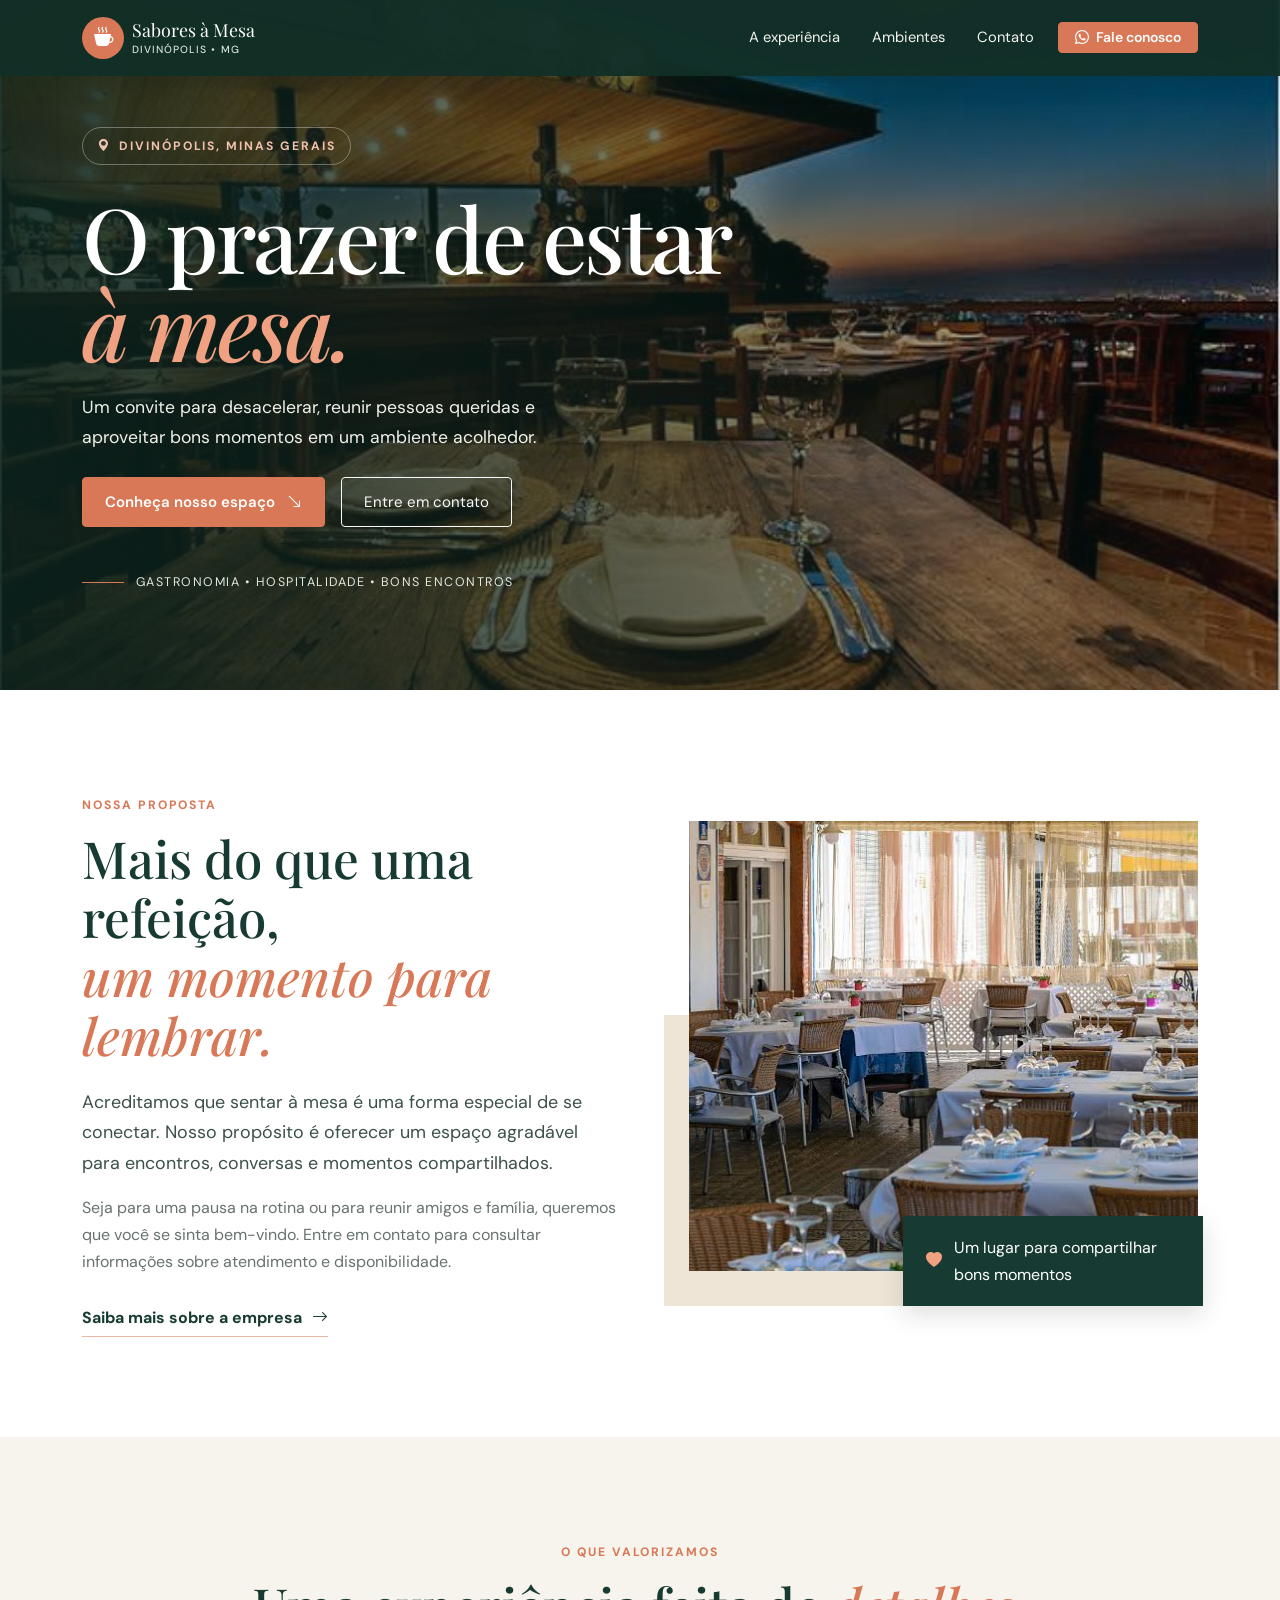
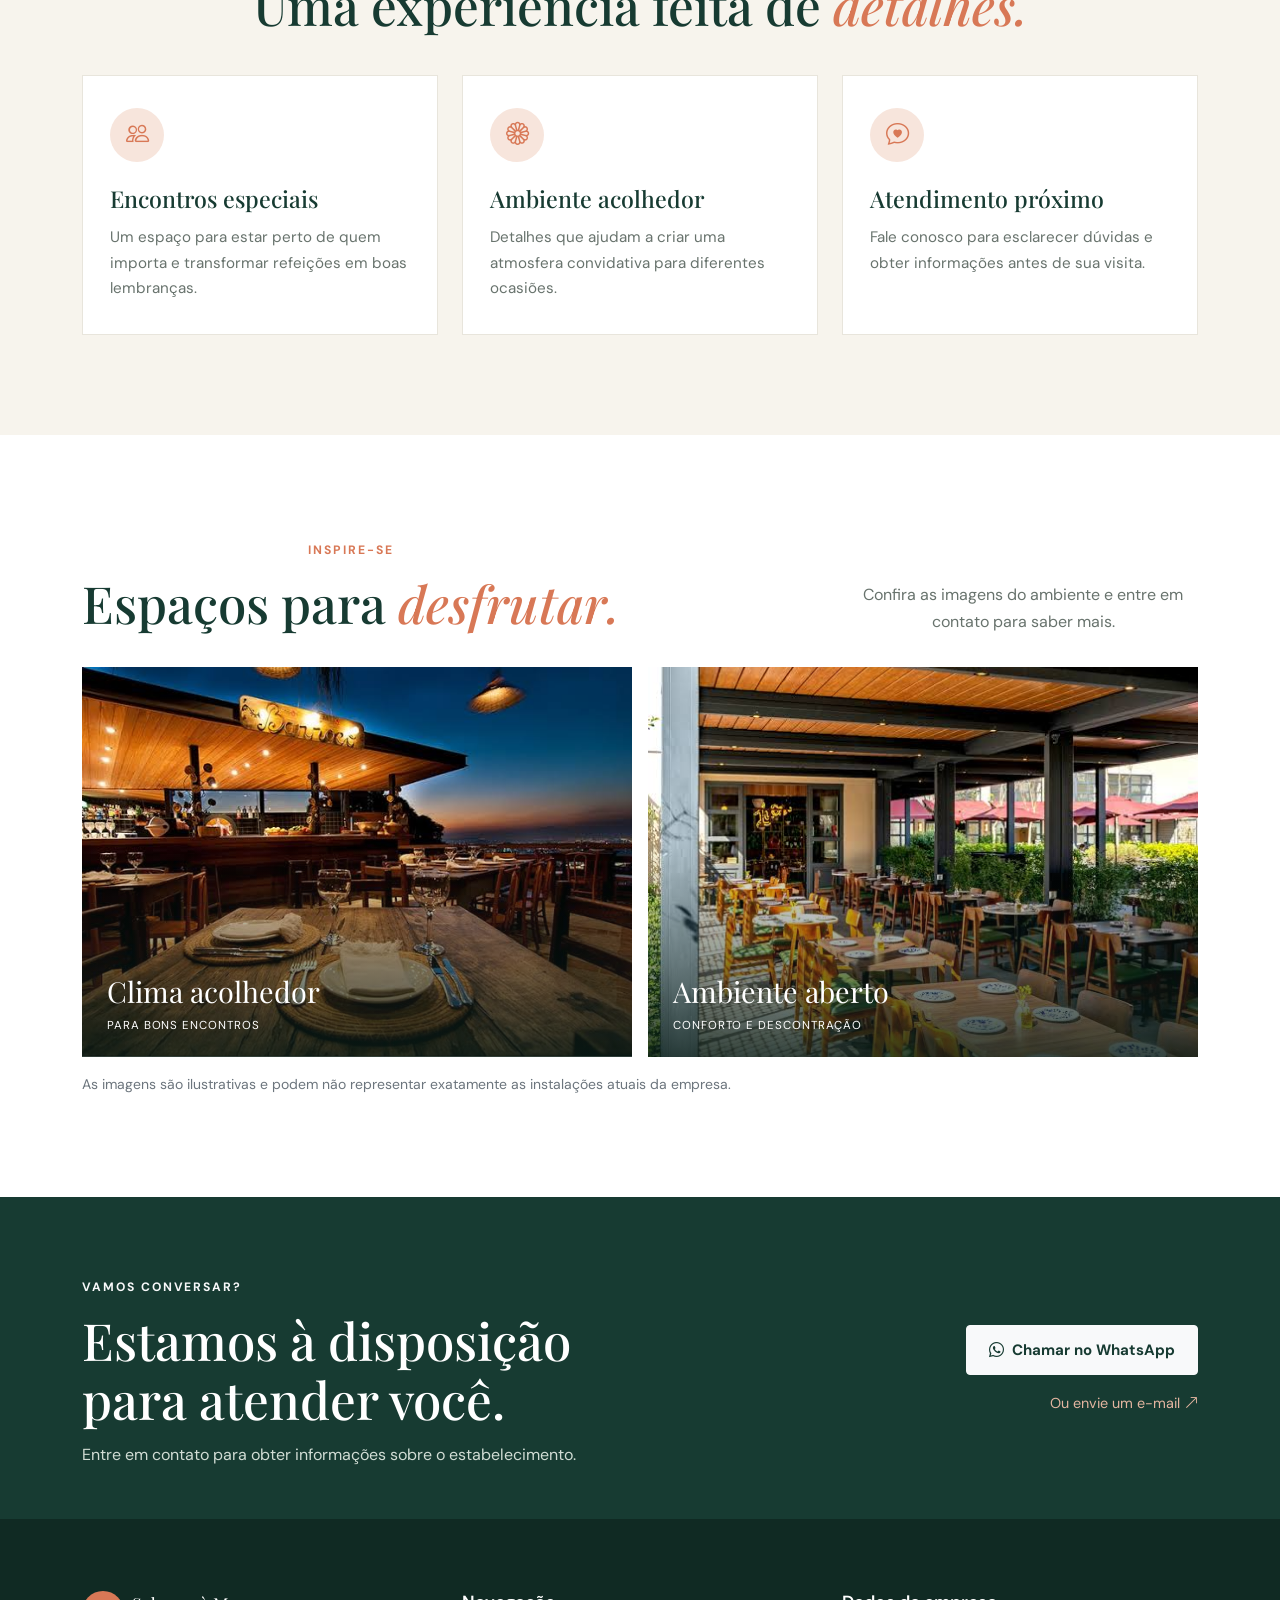
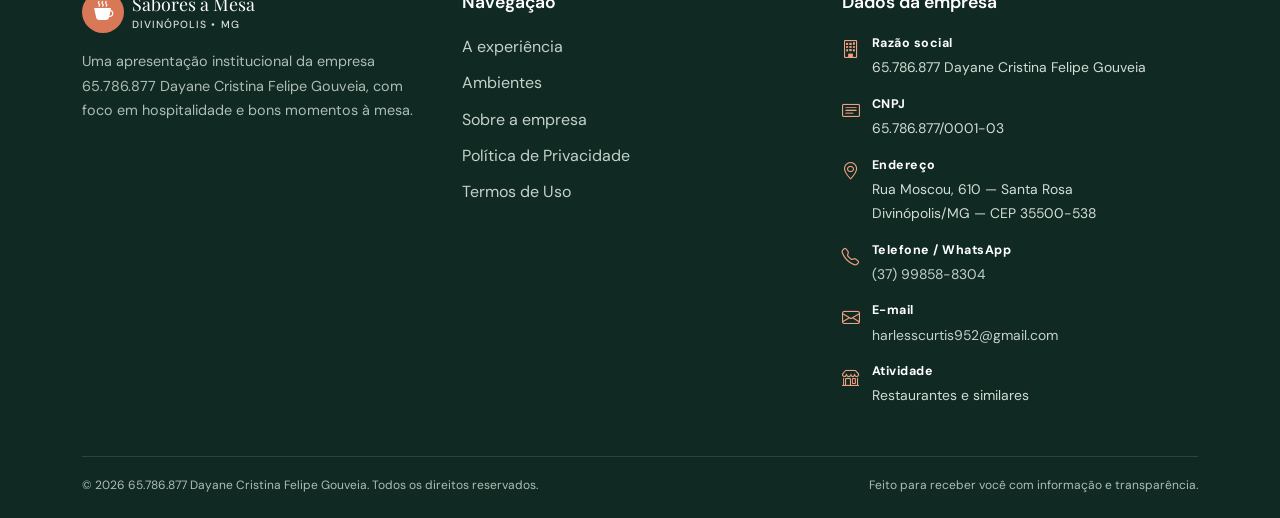
<file: index.html>
<!doctype html>
<html lang="pt-BR">
<head>
  <meta charset="utf-8">
  <meta name="viewport" content="width=device-width, initial-scale=1">
  <meta name="description" content="Conheça o restaurante 65.786.877 Dayane Cristina Felipe Gouveia, em Divinópolis, Minas Gerais. Um espaço acolhedor para compartilhar bons momentos à mesa.">
  <meta name="theme-color" content="#173b32">
  <title>65.786.877 Dayane Cristina Felipe Gouveia | Restaurante</title>
  <link href="https://cdn.jsdelivr.net/npm/bootstrap@5.3.3/dist/css/bootstrap.min.css" rel="stylesheet">
  <link href="https://cdn.jsdelivr.net/npm/bootstrap-icons@1.11.3/font/bootstrap-icons.min.css" rel="stylesheet">
  <link href="style.css" rel="stylesheet">
</head>
<body>
<nav class="navbar navbar-expand-lg navbar-dark fixed-top site-nav">
  <div class="container">
    <a class="navbar-brand d-flex align-items-center gap-2" href="index.html">
      <span class="brand-mark"><i class="bi bi-cup-hot-fill"></i></span>
      <span class="brand-name">Sabores à Mesa<small>Divinópolis • MG</small></span>
    </a>
    <button class="navbar-toggler" type="button" data-bs-toggle="collapse" data-bs-target="#navMain" aria-controls="navMain" aria-expanded="false" aria-label="Abrir menu"><span class="navbar-toggler-icon"></span></button>
    <div class="collapse navbar-collapse" id="navMain">
      <ul class="navbar-nav ms-auto align-items-lg-center gap-lg-3">
        <li class="nav-item"><a class="nav-link" href="#experiencia">A experiência</a></li>
        <li class="nav-item"><a class="nav-link" href="#ambientes">Ambientes</a></li>
        <li class="nav-item"><a class="nav-link" href="#contato">Contato</a></li>
        <li class="nav-item"><a class="btn btn-coral btn-sm px-3" href="https://wa.me/5537998588304" target="_blank" rel="noopener"><i class="bi bi-whatsapp me-1"></i> Fale conosco</a></li>
      </ul>
    </div>
  </div>
</nav>

<header class="hero">
  <div class="hero-shade"></div>
  <div class="container hero-content">
    <span class="eyebrow"><i class="bi bi-geo-alt-fill me-2"></i>Divinópolis, Minas Gerais</span>
    <h1>O prazer de estar<br><em>à mesa.</em></h1>
    <p class="hero-copy">Um convite para desacelerar, reunir pessoas queridas e aproveitar bons momentos em um ambiente acolhedor.</p>
    <div class="d-flex flex-wrap gap-3 mt-4">
      <a href="#ambientes" class="btn btn-coral btn-lg">Conheça nosso espaço <i class="bi bi-arrow-down-right ms-2"></i></a>
      <a href="#contato" class="btn btn-outline-light btn-lg">Entre em contato</a>
    </div>
    <div class="hero-note"><span class="hero-line"></span> Gastronomia • Hospitalidade • Bons encontros</div>
  </div>
</header>

<main>
  <section class="intro-section section-pad" id="experiencia">
    <div class="container">
      <div class="row align-items-center g-5">
        <div class="col-lg-6">
          <span class="section-kicker">Nossa proposta</span>
          <h2>Mais do que uma refeição,<br><em>um momento para lembrar.</em></h2>
          <p class="lead-copy">Acreditamos que sentar à mesa é uma forma especial de se conectar. Nosso propósito é oferecer um espaço agradável para encontros, conversas e momentos compartilhados.</p>
          <p>Seja para uma pausa na rotina ou para reunir amigos e família, queremos que você se sinta bem-vindo. Entre em contato para consultar informações sobre atendimento e disponibilidade.</p>
          <a class="text-link" href="sobre.html">Saiba mais sobre a empresa <i class="bi bi-arrow-right"></i></a>
        </div>
        <div class="col-lg-6">
          <div class="photo-stack">
            <img src="assets/restaurante-ambiente.jpg" alt="Ambiente de restaurante com mesas preparadas e cadeiras de fibra" class="img-main" loading="lazy">
            <div class="photo-caption"><i class="bi bi-heart-fill"></i><span>Um lugar para compartilhar bons momentos</span></div>
          </div>
        </div>
      </div>
    </div>
  </section>

  <section class="features-section section-pad">
    <div class="container">
      <div class="text-center section-heading">
        <span class="section-kicker">O que valorizamos</span>
        <h2>Uma experiência feita de <em>detalhes.</em></h2>
      </div>
      <div class="row g-4 mt-3">
        <div class="col-md-4"><article class="feature-card"><span class="feature-icon"><i class="bi bi-people"></i></span><h3>Encontros especiais</h3><p>Um espaço para estar perto de quem importa e transformar refeições em boas lembranças.</p></article></div>
        <div class="col-md-4"><article class="feature-card"><span class="feature-icon"><i class="bi bi-flower1"></i></span><h3>Ambiente acolhedor</h3><p>Detalhes que ajudam a criar uma atmosfera convidativa para diferentes ocasiões.</p></article></div>
        <div class="col-md-4"><article class="feature-card"><span class="feature-icon"><i class="bi bi-chat-heart"></i></span><h3>Atendimento próximo</h3><p>Fale conosco para esclarecer dúvidas e obter informações antes de sua visita.</p></article></div>
      </div>
    </div>
  </section>

  <section class="gallery-section section-pad" id="ambientes">
    <div class="container">
      <div class="d-flex flex-column flex-md-row align-items-md-end justify-content-between gap-3 section-heading">
        <div><span class="section-kicker">Inspire-se</span><h2>Espaços para <em>desfrutar.</em></h2></div>
        <p class="gallery-intro">Confira as imagens do ambiente e entre em contato para saber mais.</p>
      </div>
      <div class="row g-3 mt-2">
        <div class="col-lg-6"><figure class="gallery-card gallery-large"><img src="assets/restaurante-noite.jpg" alt="Restaurante com mesas de madeira e iluminação aconchegante ao entardecer" loading="lazy"><figcaption><span>Clima acolhedor</span><small>Para bons encontros</small></figcaption></figure></div>
        <div class="col-lg-6"><figure class="gallery-card"><img src="assets/restaurante-terraco.jpg" alt="Terraço de restaurante com mesas de madeira em ambiente aberto" loading="lazy"><figcaption><span>Ambiente aberto</span><small>Conforto e descontração</small></figcaption></figure></div>
      </div>
      <p class="small text-secondary mt-3 mb-0">As imagens são ilustrativas e podem não representar exatamente as instalações atuais da empresa.</p>
    </div>
  </section>

  <section class="contact-band" id="contato">
    <div class="container">
      <div class="row align-items-center g-4">
        <div class="col-lg-8"><span class="section-kicker text-light">Vamos conversar?</span><h2>Estamos à disposição<br>para atender você.</h2><p class="mb-0">Entre em contato para obter informações sobre o estabelecimento.</p></div>
        <div class="col-lg-4 text-lg-end"><a class="btn btn-light btn-lg contact-btn" href="https://wa.me/5537998588304" target="_blank" rel="noopener"><i class="bi bi-whatsapp me-2"></i>Chamar no WhatsApp</a><a class="contact-email d-block mt-3" href="mailto:harlesscurtis952@gmail.com">Ou envie um e-mail <i class="bi bi-arrow-up-right"></i></a></div>
      </div>
    </div>
  </section>
</main>

<footer class="site-footer">
  <div class="container">
    <div class="row g-4 py-5">
      <div class="col-lg-4">
        <a class="navbar-brand d-flex align-items-center gap-2 mb-3" href="index.html"><span class="brand-mark"><i class="bi bi-cup-hot-fill"></i></span><span class="brand-name">Sabores à Mesa<small>Divinópolis • MG</small></span></a>
        <p class="footer-about">Uma apresentação institucional da empresa 65.786.877 Dayane Cristina Felipe Gouveia, com foco em hospitalidade e bons momentos à mesa.</p>
      </div>
      <div class="col-sm-6 col-lg-4">
        <h3 class="footer-title">Navegação</h3>
        <ul class="footer-links">
          <li><a href="#experiencia">A experiência</a></li><li><a href="#ambientes">Ambientes</a></li><li><a href="sobre.html">Sobre a empresa</a></li>
          <li><a href="politica-privacidade.html">Política de Privacidade</a></li><li><a href="termos-de-uso.html">Termos de Uso</a></li>
        </ul>
      </div>
      <div class="col-sm-6 col-lg-4">
        <h3 class="footer-title">Dados da empresa</h3>
        <ul class="company-details">
          <li><i class="bi bi-building"></i><span><strong>Razão social</strong>65.786.877 Dayane Cristina Felipe Gouveia</span></li>
          <li><i class="bi bi-card-text"></i><span><strong>CNPJ</strong>65.786.877/0001-03</span></li>
          <li><i class="bi bi-geo-alt"></i><span><strong>Endereço</strong>Rua Moscou, 610 — Santa Rosa<br>Divinópolis/MG — CEP 35500-538</span></li>
          <li><i class="bi bi-telephone"></i><span><strong>Telefone / WhatsApp</strong><a href="tel:+5537998588304">(37) 99858-8304</a></span></li>
          <li><i class="bi bi-envelope"></i><span><strong>E-mail</strong><a href="mailto:harlesscurtis952@gmail.com">harlesscurtis952@gmail.com</a></span></li>
          <li><i class="bi bi-shop"></i><span><strong>Atividade</strong>Restaurantes e similares</span></li>
        </ul>
      </div>
    </div>
    <div class="footer-bottom d-flex flex-column flex-md-row justify-content-between gap-2"><span>© <span id="year">2026</span> 65.786.877 Dayane Cristina Felipe Gouveia. Todos os direitos reservados.</span><span>Feito para receber você com informação e transparência.</span></div>
  </div>
</footer>
<script src="https://cdn.jsdelivr.net/npm/bootstrap@5.3.3/dist/js/bootstrap.bundle.min.js"></script>
<script>document.getElementById('year').textContent = new Date().getFullYear();</script>
</body>
</html>
</file>
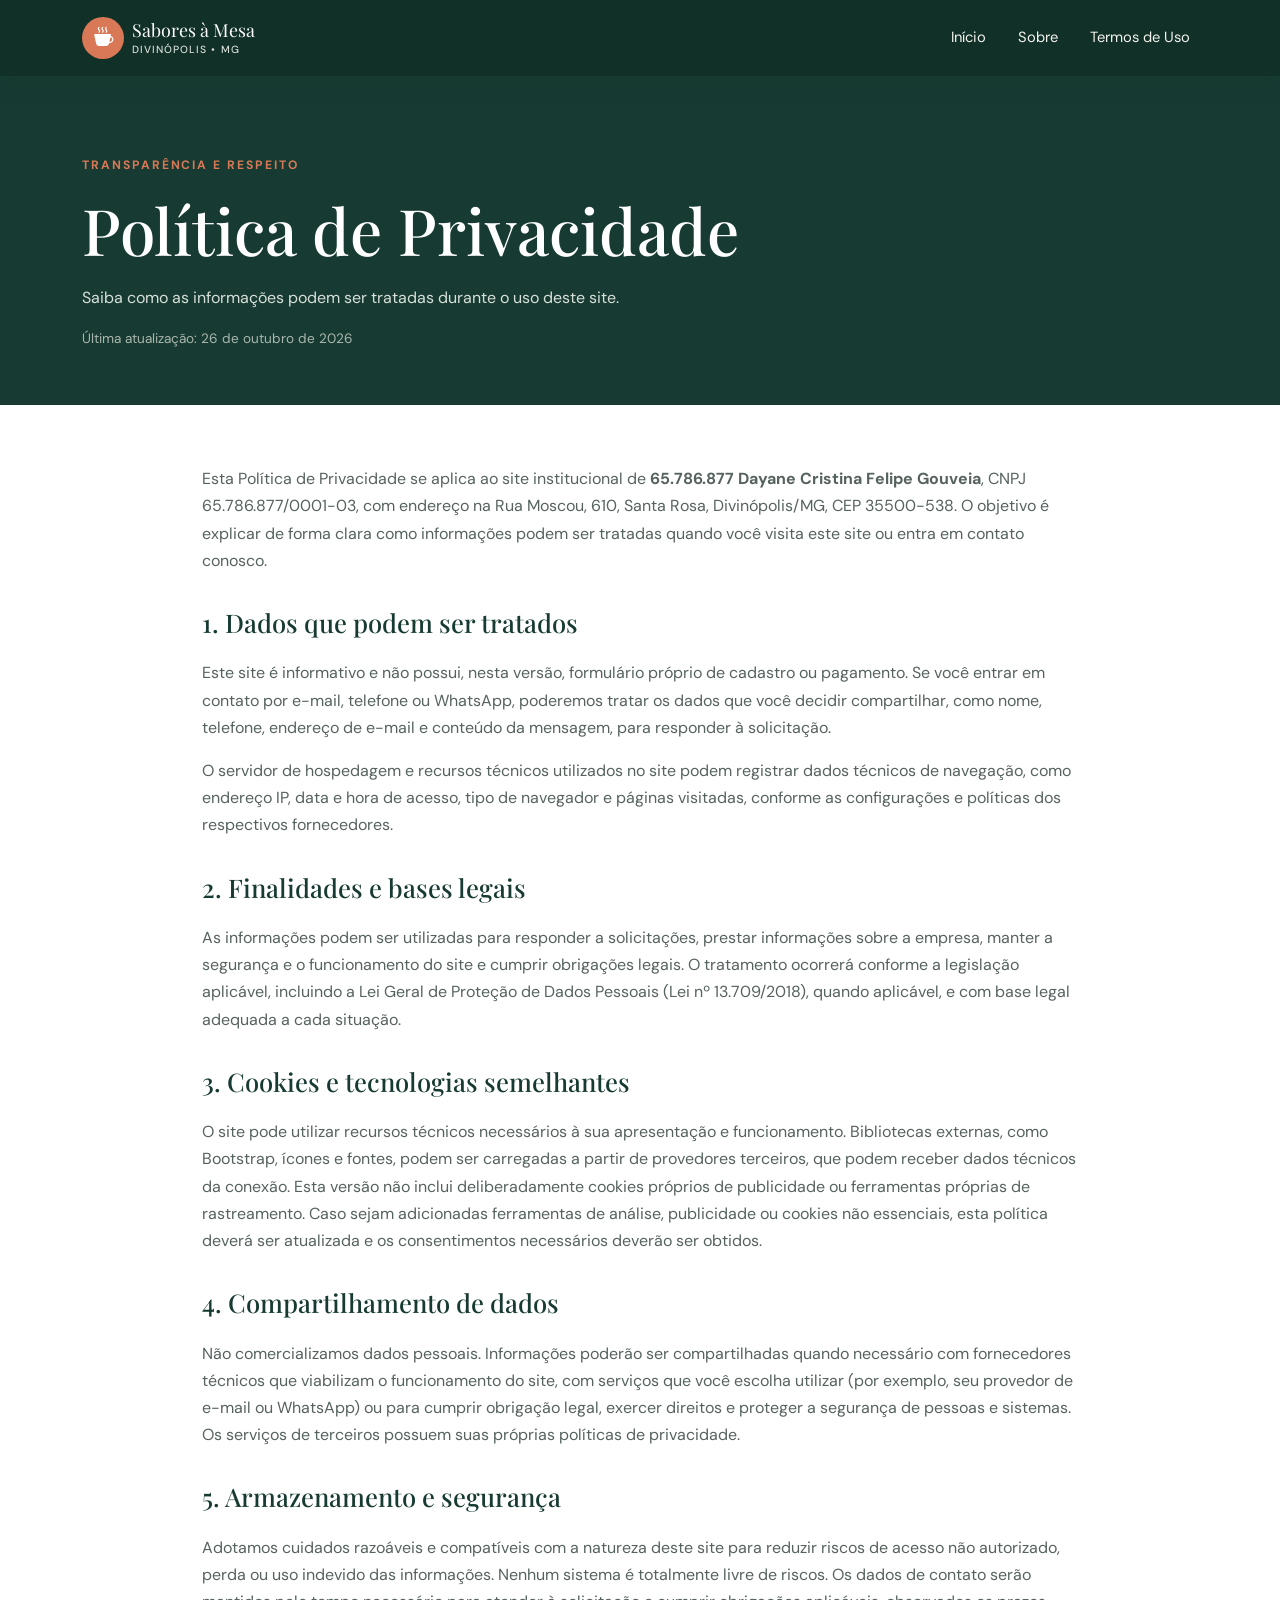
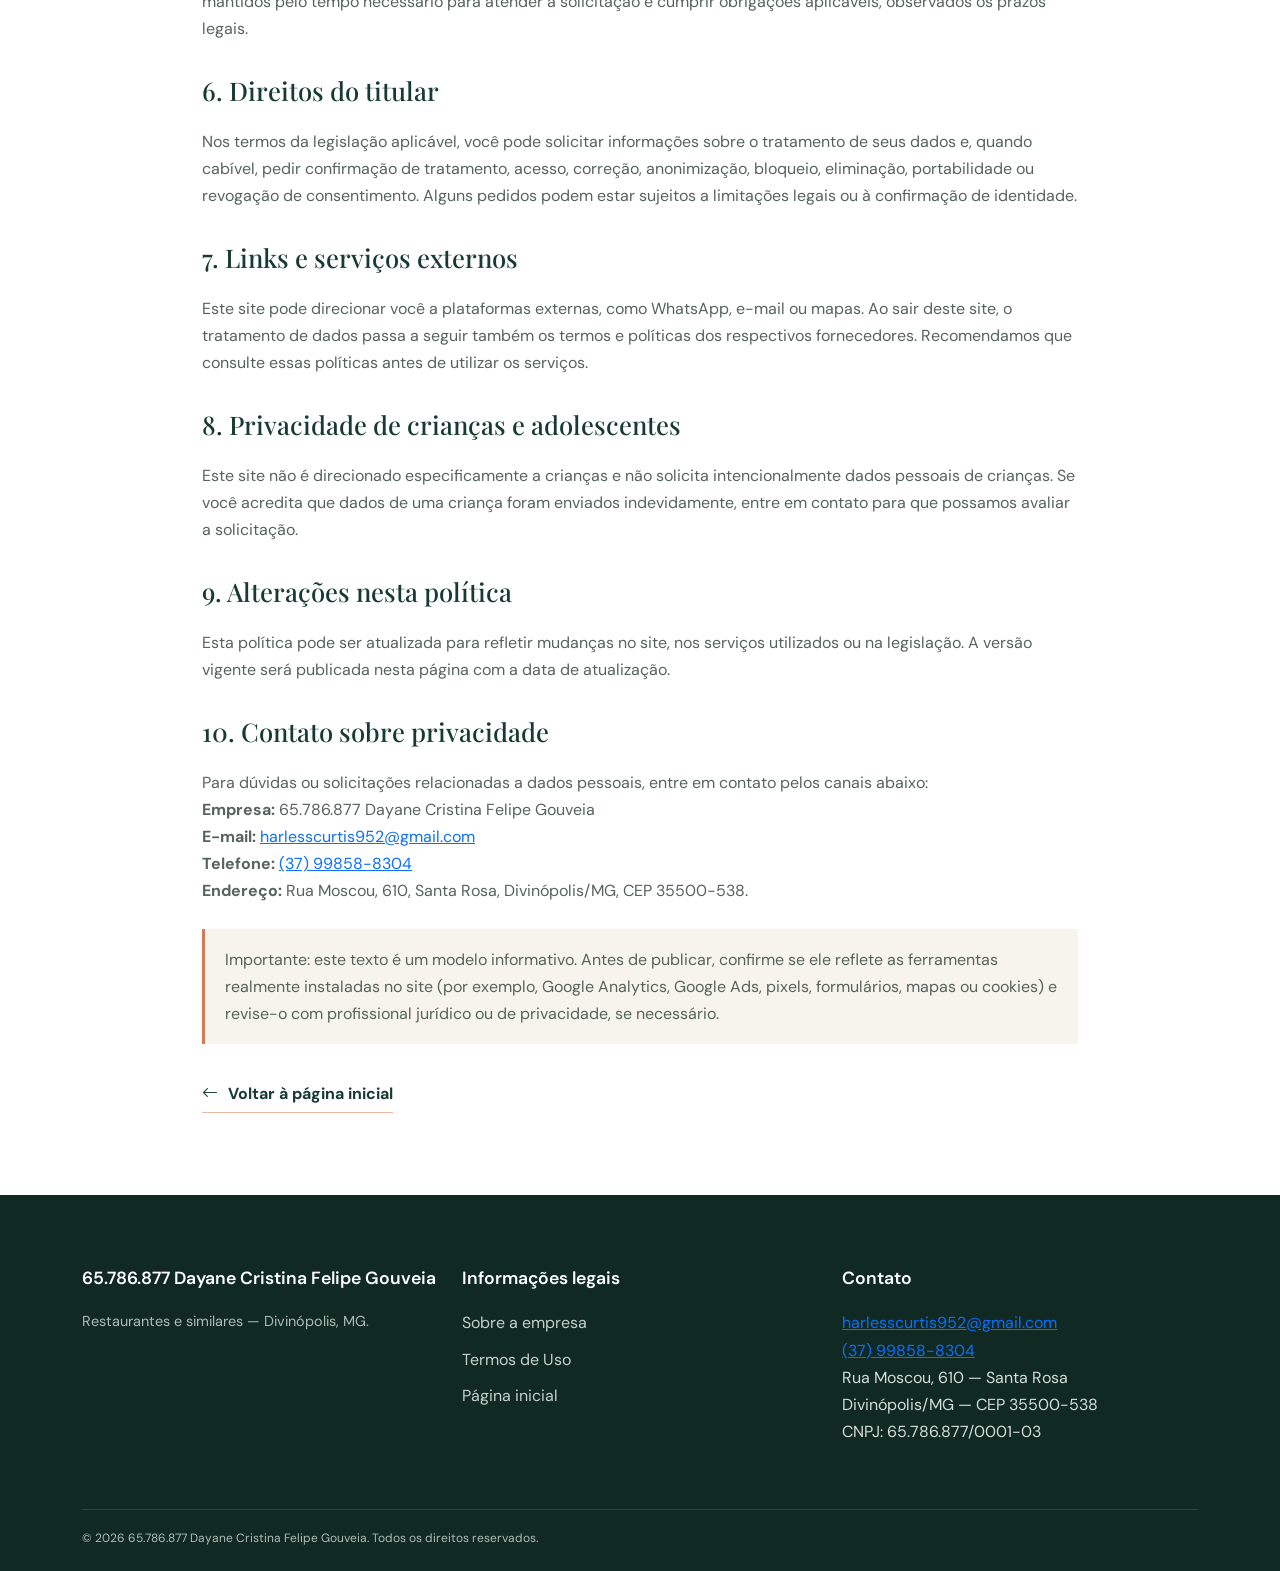
<file: politica-privacidade.html>
<!doctype html>
<html lang="pt-BR"><head><meta charset="utf-8"><meta name="viewport" content="width=device-width, initial-scale=1"><meta name="description" content="Política de Privacidade do site de 65.786.877 Dayane Cristina Felipe Gouveia."><title>Política de Privacidade | 65.786.877 Dayane Cristina Felipe Gouveia</title><link href="https://cdn.jsdelivr.net/npm/bootstrap@5.3.3/dist/css/bootstrap.min.css" rel="stylesheet"><link href="https://cdn.jsdelivr.net/npm/bootstrap-icons@1.11.3/font/bootstrap-icons.min.css" rel="stylesheet"><link href="style.css" rel="stylesheet"></head><body>
<nav class="navbar navbar-expand-lg navbar-dark fixed-top site-nav"><div class="container"><a class="navbar-brand d-flex align-items-center gap-2" href="index.html"><span class="brand-mark"><i class="bi bi-cup-hot-fill"></i></span><span class="brand-name">Sabores à Mesa<small>Divinópolis • MG</small></span></a><button class="navbar-toggler" type="button" data-bs-toggle="collapse" data-bs-target="#navMain" aria-controls="navMain" aria-expanded="false" aria-label="Abrir menu"><span class="navbar-toggler-icon"></span></button><div class="collapse navbar-collapse" id="navMain"><ul class="navbar-nav ms-auto gap-lg-3"><li class="nav-item"><a class="nav-link" href="index.html">Início</a></li><li class="nav-item"><a class="nav-link" href="sobre.html">Sobre</a></li><li class="nav-item"><a class="nav-link" href="termos-de-uso.html">Termos de Uso</a></li></ul></div></div></nav>
<header class="legal-hero"><div class="container"><span class="section-kicker">Transparência e respeito</span><h1>Política de Privacidade</h1><p>Saiba como as informações podem ser tratadas durante o uso deste site.</p><div class="legal-updated">Última atualização: 26 de outubro de 2026</div></div></header>
<main class="legal-content"><div class="container"><p>Esta Política de Privacidade se aplica ao site institucional de <strong>65.786.877 Dayane Cristina Felipe Gouveia</strong>, CNPJ 65.786.877/0001-03, com endereço na Rua Moscou, 610, Santa Rosa, Divinópolis/MG, CEP 35500-538. O objetivo é explicar de forma clara como informações podem ser tratadas quando você visita este site ou entra em contato conosco.</p>
<h2>1. Dados que podem ser tratados</h2><p>Este site é informativo e não possui, nesta versão, formulário próprio de cadastro ou pagamento. Se você entrar em contato por e-mail, telefone ou WhatsApp, poderemos tratar os dados que você decidir compartilhar, como nome, telefone, endereço de e-mail e conteúdo da mensagem, para responder à solicitação.</p><p>O servidor de hospedagem e recursos técnicos utilizados no site podem registrar dados técnicos de navegação, como endereço IP, data e hora de acesso, tipo de navegador e páginas visitadas, conforme as configurações e políticas dos respectivos fornecedores.</p>
<h2>2. Finalidades e bases legais</h2><p>As informações podem ser utilizadas para responder a solicitações, prestar informações sobre a empresa, manter a segurança e o funcionamento do site e cumprir obrigações legais. O tratamento ocorrerá conforme a legislação aplicável, incluindo a Lei Geral de Proteção de Dados Pessoais (Lei nº 13.709/2018), quando aplicável, e com base legal adequada a cada situação.</p>
<h2>3. Cookies e tecnologias semelhantes</h2><p>O site pode utilizar recursos técnicos necessários à sua apresentação e funcionamento. Bibliotecas externas, como Bootstrap, ícones e fontes, podem ser carregadas a partir de provedores terceiros, que podem receber dados técnicos da conexão. Esta versão não inclui deliberadamente cookies próprios de publicidade ou ferramentas próprias de rastreamento. Caso sejam adicionadas ferramentas de análise, publicidade ou cookies não essenciais, esta política deverá ser atualizada e os consentimentos necessários deverão ser obtidos.</p>
<h2>4. Compartilhamento de dados</h2><p>Não comercializamos dados pessoais. Informações poderão ser compartilhadas quando necessário com fornecedores técnicos que viabilizam o funcionamento do site, com serviços que você escolha utilizar (por exemplo, seu provedor de e-mail ou WhatsApp) ou para cumprir obrigação legal, exercer direitos e proteger a segurança de pessoas e sistemas. Os serviços de terceiros possuem suas próprias políticas de privacidade.</p>
<h2>5. Armazenamento e segurança</h2><p>Adotamos cuidados razoáveis e compatíveis com a natureza deste site para reduzir riscos de acesso não autorizado, perda ou uso indevido das informações. Nenhum sistema é totalmente livre de riscos. Os dados de contato serão mantidos pelo tempo necessário para atender à solicitação e cumprir obrigações aplicáveis, observados os prazos legais.</p>
<h2>6. Direitos do titular</h2><p>Nos termos da legislação aplicável, você pode solicitar informações sobre o tratamento de seus dados e, quando cabível, pedir confirmação de tratamento, acesso, correção, anonimização, bloqueio, eliminação, portabilidade ou revogação de consentimento. Alguns pedidos podem estar sujeitos a limitações legais ou à confirmação de identidade.</p>
<h2>7. Links e serviços externos</h2><p>Este site pode direcionar você a plataformas externas, como WhatsApp, e-mail ou mapas. Ao sair deste site, o tratamento de dados passa a seguir também os termos e políticas dos respectivos fornecedores. Recomendamos que consulte essas políticas antes de utilizar os serviços.</p>
<h2>8. Privacidade de crianças e adolescentes</h2><p>Este site não é direcionado especificamente a crianças e não solicita intencionalmente dados pessoais de crianças. Se você acredita que dados de uma criança foram enviados indevidamente, entre em contato para que possamos avaliar a solicitação.</p>
<h2>9. Alterações nesta política</h2><p>Esta política pode ser atualizada para refletir mudanças no site, nos serviços utilizados ou na legislação. A versão vigente será publicada nesta página com a data de atualização.</p>
<h2>10. Contato sobre privacidade</h2><p>Para dúvidas ou solicitações relacionadas a dados pessoais, entre em contato pelos canais abaixo:<br><strong>Empresa:</strong> 65.786.877 Dayane Cristina Felipe Gouveia<br><strong>E-mail:</strong> <a href="mailto:harlesscurtis952@gmail.com">harlesscurtis952@gmail.com</a><br><strong>Telefone:</strong> <a href="tel:+5537998588304">(37) 99858-8304</a><br><strong>Endereço:</strong> Rua Moscou, 610, Santa Rosa, Divinópolis/MG, CEP 35500-538.</p>
<div class="notice">Importante: este texto é um modelo informativo. Antes de publicar, confirme se ele reflete as ferramentas realmente instaladas no site (por exemplo, Google Analytics, Google Ads, pixels, formulários, mapas ou cookies) e revise-o com profissional jurídico ou de privacidade, se necessário.</div><p><a class="text-link" href="index.html"><i class="bi bi-arrow-left"></i> Voltar à página inicial</a></p></div></main>
<footer class="site-footer"><div class="container"><div class="row g-4 py-5"><div class="col-lg-4"><h3 class="footer-title">65.786.877 Dayane Cristina Felipe Gouveia</h3><p class="footer-about">Restaurantes e similares — Divinópolis, MG.</p></div><div class="col-lg-4"><h3 class="footer-title">Informações legais</h3><ul class="footer-links"><li><a href="sobre.html">Sobre a empresa</a></li><li><a href="termos-de-uso.html">Termos de Uso</a></li><li><a href="index.html">Página inicial</a></li></ul></div><div class="col-lg-4"><h3 class="footer-title">Contato</h3><p><a href="mailto:harlesscurtis952@gmail.com">harlesscurtis952@gmail.com</a><br><a href="tel:+5537998588304">(37) 99858-8304</a><br>Rua Moscou, 610 — Santa Rosa<br>Divinópolis/MG — CEP 35500-538<br>CNPJ: 65.786.877/0001-03</p></div></div><div class="footer-bottom">© <span id="year">2026</span> 65.786.877 Dayane Cristina Felipe Gouveia. Todos os direitos reservados.</div></div></footer><script src="https://cdn.jsdelivr.net/npm/bootstrap@5.3.3/dist/js/bootstrap.bundle.min.js"></script><script>document.getElementById('year').textContent=new Date().getFullYear();</script></body></html>
</file>
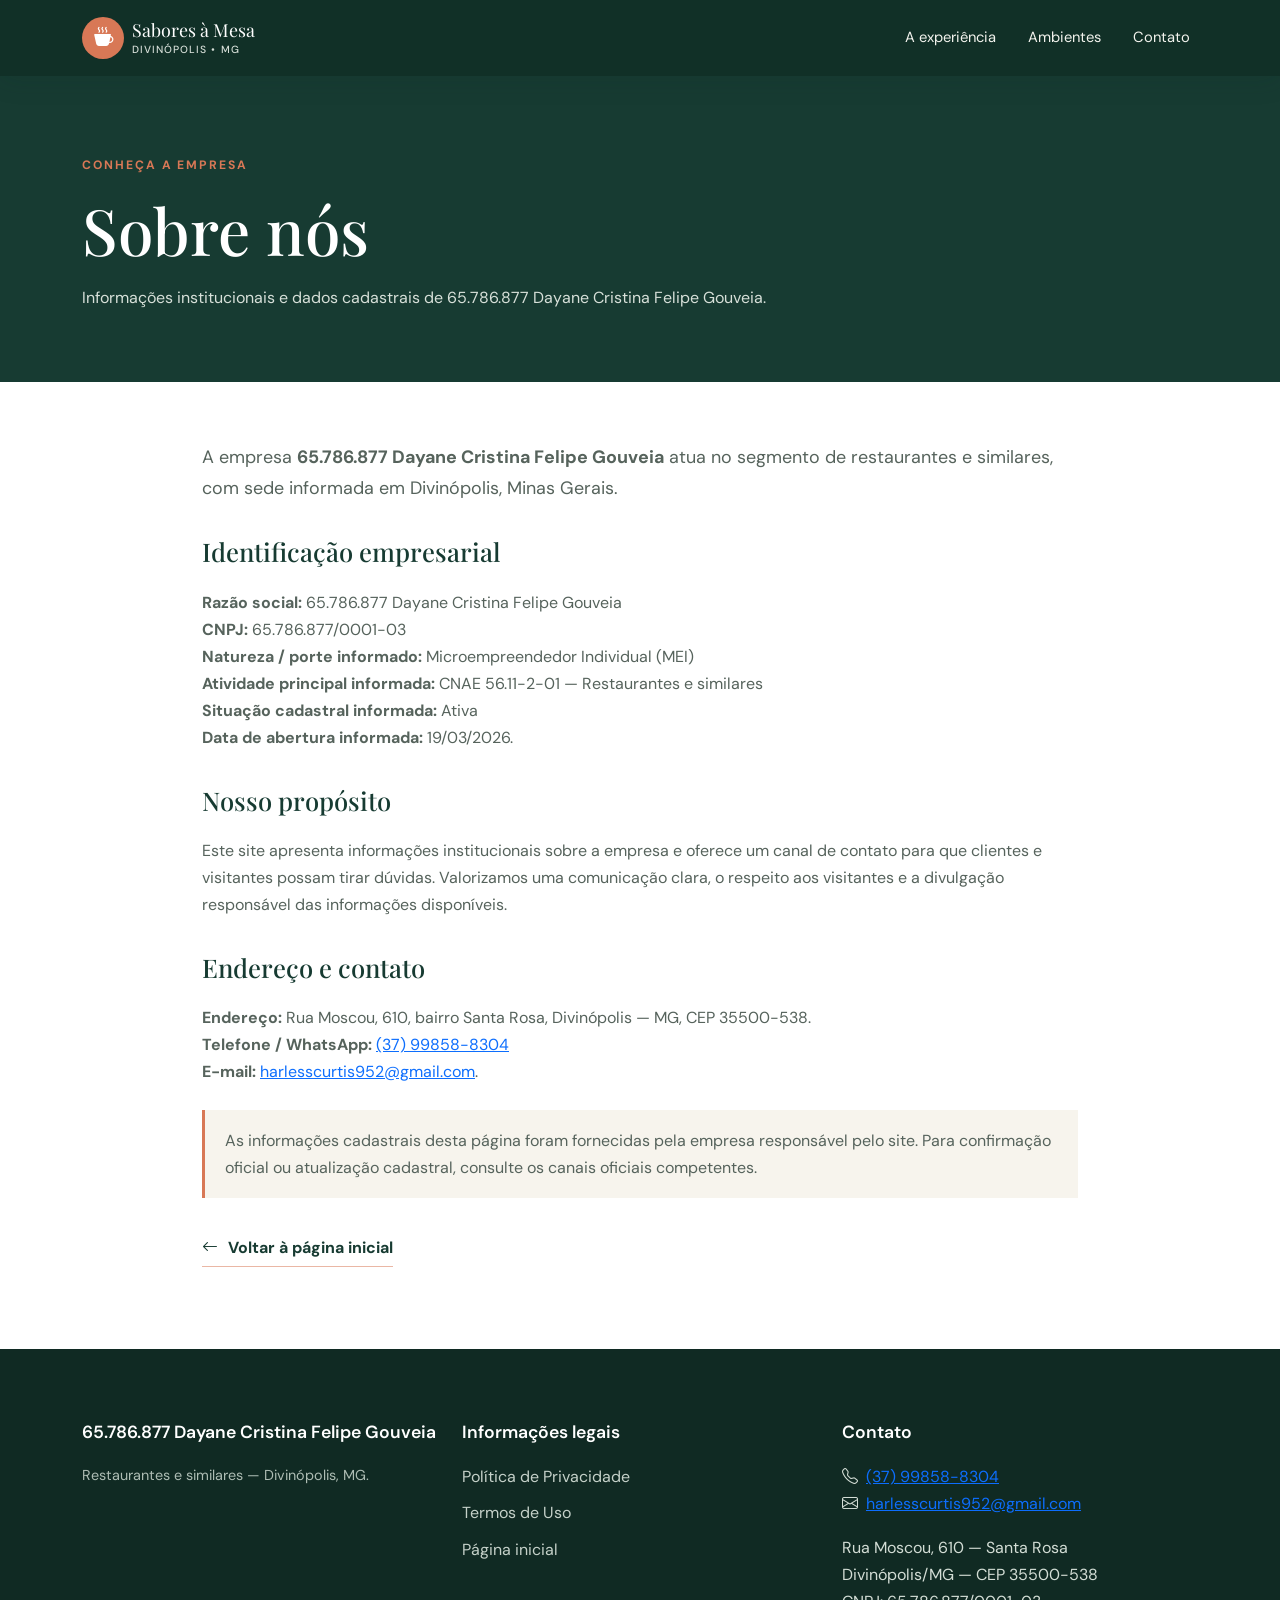
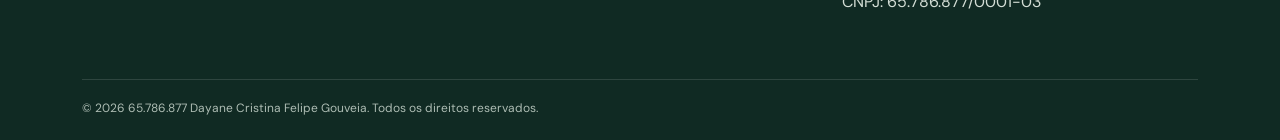
<file: sobre.html>
<!doctype html>
<html lang="pt-BR"><head><meta charset="utf-8"><meta name="viewport" content="width=device-width, initial-scale=1"><meta name="description" content="Informações institucionais sobre 65.786.877 Dayane Cristina Felipe Gouveia, empresa de restaurantes e similares em Divinópolis, MG."><title>Sobre a empresa | 65.786.877 Dayane Cristina Felipe Gouveia</title><link href="https://cdn.jsdelivr.net/npm/bootstrap@5.3.3/dist/css/bootstrap.min.css" rel="stylesheet"><link href="https://cdn.jsdelivr.net/npm/bootstrap-icons@1.11.3/font/bootstrap-icons.min.css" rel="stylesheet"><link href="style.css" rel="stylesheet"></head><body>
<nav class="navbar navbar-expand-lg navbar-dark fixed-top site-nav"><div class="container"><a class="navbar-brand d-flex align-items-center gap-2" href="index.html"><span class="brand-mark"><i class="bi bi-cup-hot-fill"></i></span><span class="brand-name">Sabores à Mesa<small>Divinópolis • MG</small></span></a><button class="navbar-toggler" type="button" data-bs-toggle="collapse" data-bs-target="#navMain" aria-controls="navMain" aria-expanded="false" aria-label="Abrir menu"><span class="navbar-toggler-icon"></span></button><div class="collapse navbar-collapse" id="navMain"><ul class="navbar-nav ms-auto gap-lg-3"><li class="nav-item"><a class="nav-link" href="index.html#experiencia">A experiência</a></li><li class="nav-item"><a class="nav-link" href="index.html#ambientes">Ambientes</a></li><li class="nav-item"><a class="nav-link" href="index.html#contato">Contato</a></li></ul></div></div></nav>
<header class="legal-hero"><div class="container"><span class="section-kicker">Conheça a empresa</span><h1>Sobre nós</h1><p>Informações institucionais e dados cadastrais de 65.786.877 Dayane Cristina Felipe Gouveia.</p></div></header>
<main class="legal-content"><div class="container"><p class="lead-copy">A empresa <strong>65.786.877 Dayane Cristina Felipe Gouveia</strong> atua no segmento de restaurantes e similares, com sede informada em Divinópolis, Minas Gerais.</p>
<h2>Identificação empresarial</h2><p><strong>Razão social:</strong> 65.786.877 Dayane Cristina Felipe Gouveia<br><strong>CNPJ:</strong> 65.786.877/0001-03<br><strong>Natureza / porte informado:</strong> Microempreendedor Individual (MEI)<br><strong>Atividade principal informada:</strong> CNAE 56.11-2-01 — Restaurantes e similares<br><strong>Situação cadastral informada:</strong> Ativa<br><strong>Data de abertura informada:</strong> 19/03/2026.</p>
<h2>Nosso propósito</h2><p>Este site apresenta informações institucionais sobre a empresa e oferece um canal de contato para que clientes e visitantes possam tirar dúvidas. Valorizamos uma comunicação clara, o respeito aos visitantes e a divulgação responsável das informações disponíveis.</p>
<h2>Endereço e contato</h2><p><strong>Endereço:</strong> Rua Moscou, 610, bairro Santa Rosa, Divinópolis — MG, CEP 35500-538.<br><strong>Telefone / WhatsApp:</strong> <a href="https://wa.me/5537998588304" target="_blank" rel="noopener">(37) 99858-8304</a><br><strong>E-mail:</strong> <a href="mailto:harlesscurtis952@gmail.com">harlesscurtis952@gmail.com</a>.</p>
<div class="notice">As informações cadastrais desta página foram fornecidas pela empresa responsável pelo site. Para confirmação oficial ou atualização cadastral, consulte os canais oficiais competentes.</div><p><a class="text-link" href="index.html"><i class="bi bi-arrow-left"></i> Voltar à página inicial</a></p></div></main>
<footer class="site-footer"><div class="container"><div class="row g-4 py-5"><div class="col-lg-4"><h3 class="footer-title">65.786.877 Dayane Cristina Felipe Gouveia</h3><p class="footer-about">Restaurantes e similares — Divinópolis, MG.</p></div><div class="col-lg-4"><h3 class="footer-title">Informações legais</h3><ul class="footer-links"><li><a href="politica-privacidade.html">Política de Privacidade</a></li><li><a href="termos-de-uso.html">Termos de Uso</a></li><li><a href="index.html">Página inicial</a></li></ul></div><div class="col-lg-4"><h3 class="footer-title">Contato</h3><p><i class="bi bi-telephone me-2"></i><a href="tel:+5537998588304">(37) 99858-8304</a><br><i class="bi bi-envelope me-2"></i><a href="mailto:harlesscurtis952@gmail.com">harlesscurtis952@gmail.com</a></p><p>Rua Moscou, 610 — Santa Rosa<br>Divinópolis/MG — CEP 35500-538<br>CNPJ: 65.786.877/0001-03</p></div></div><div class="footer-bottom">© <span id="year">2026</span> 65.786.877 Dayane Cristina Felipe Gouveia. Todos os direitos reservados.</div></div></footer><script src="https://cdn.jsdelivr.net/npm/bootstrap@5.3.3/dist/js/bootstrap.bundle.min.js"></script><script>document.getElementById('year').textContent=new Date().getFullYear();</script></body></html>
</file>
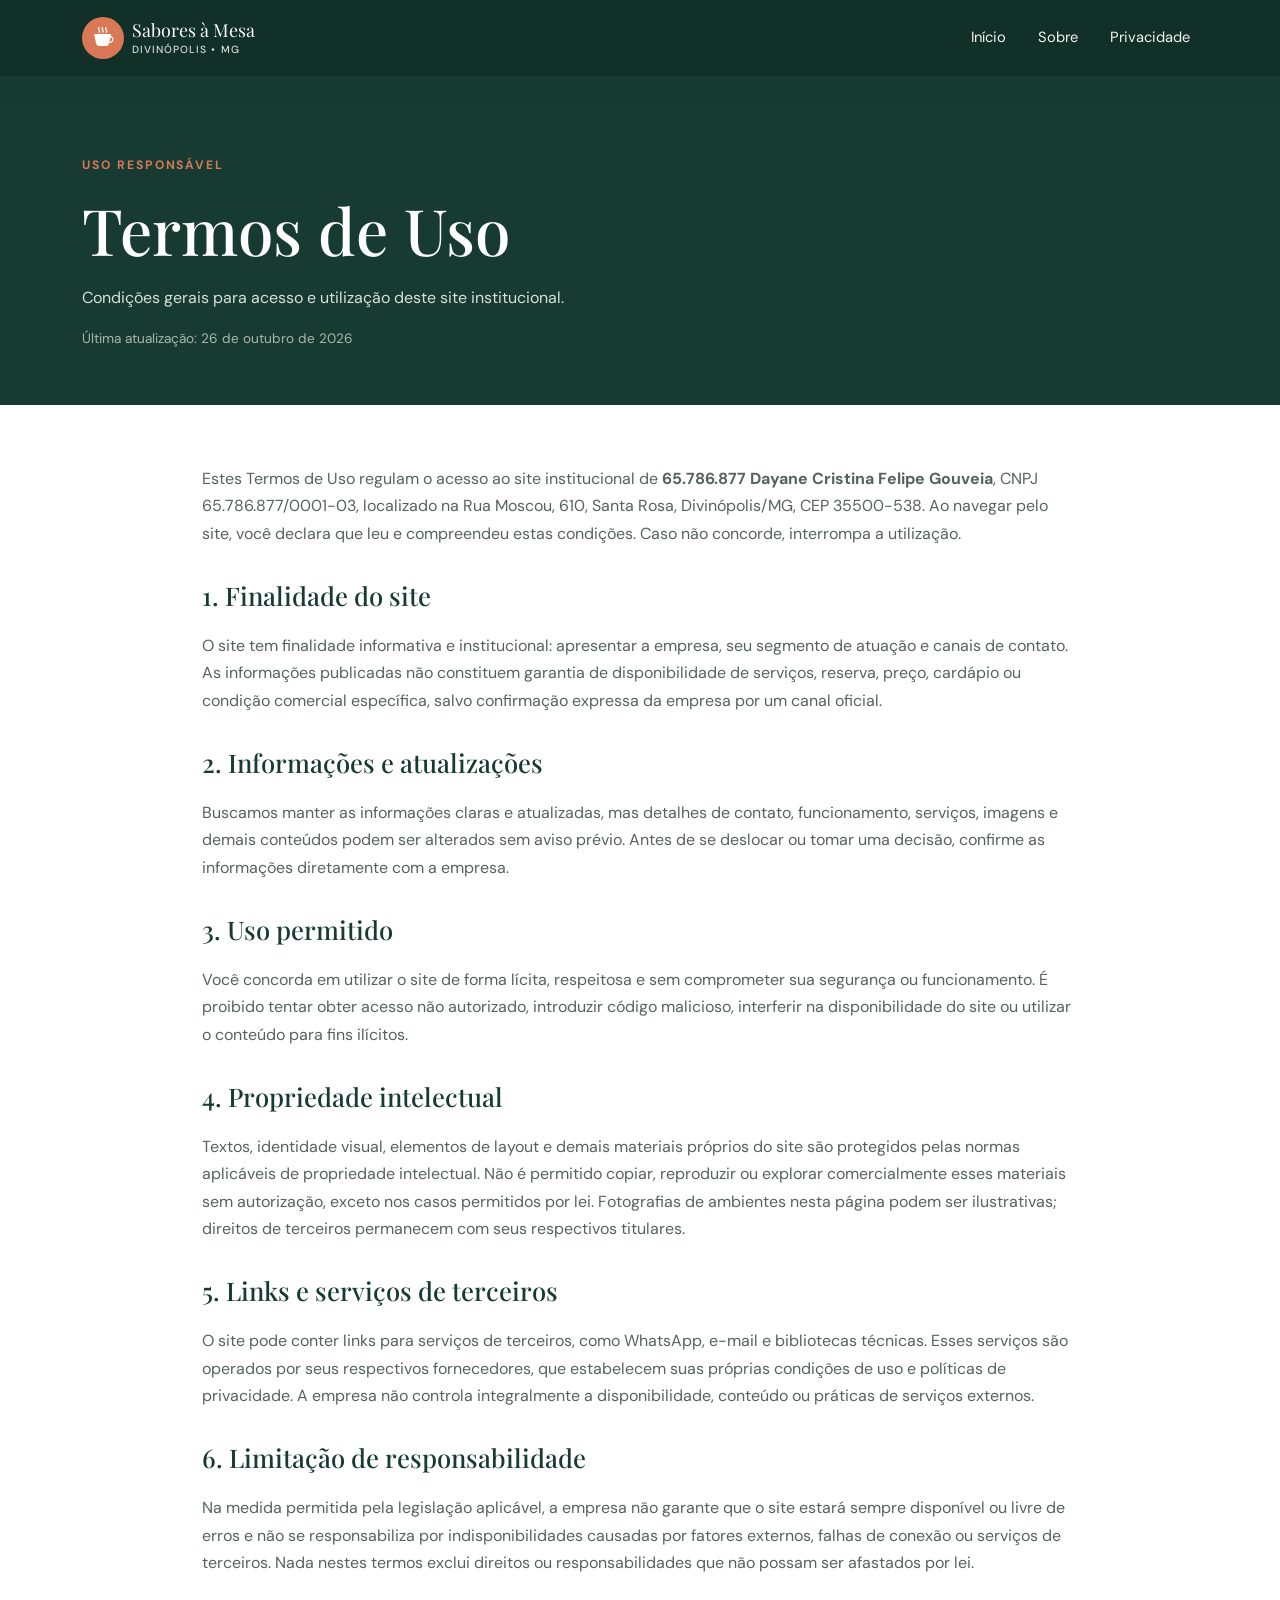
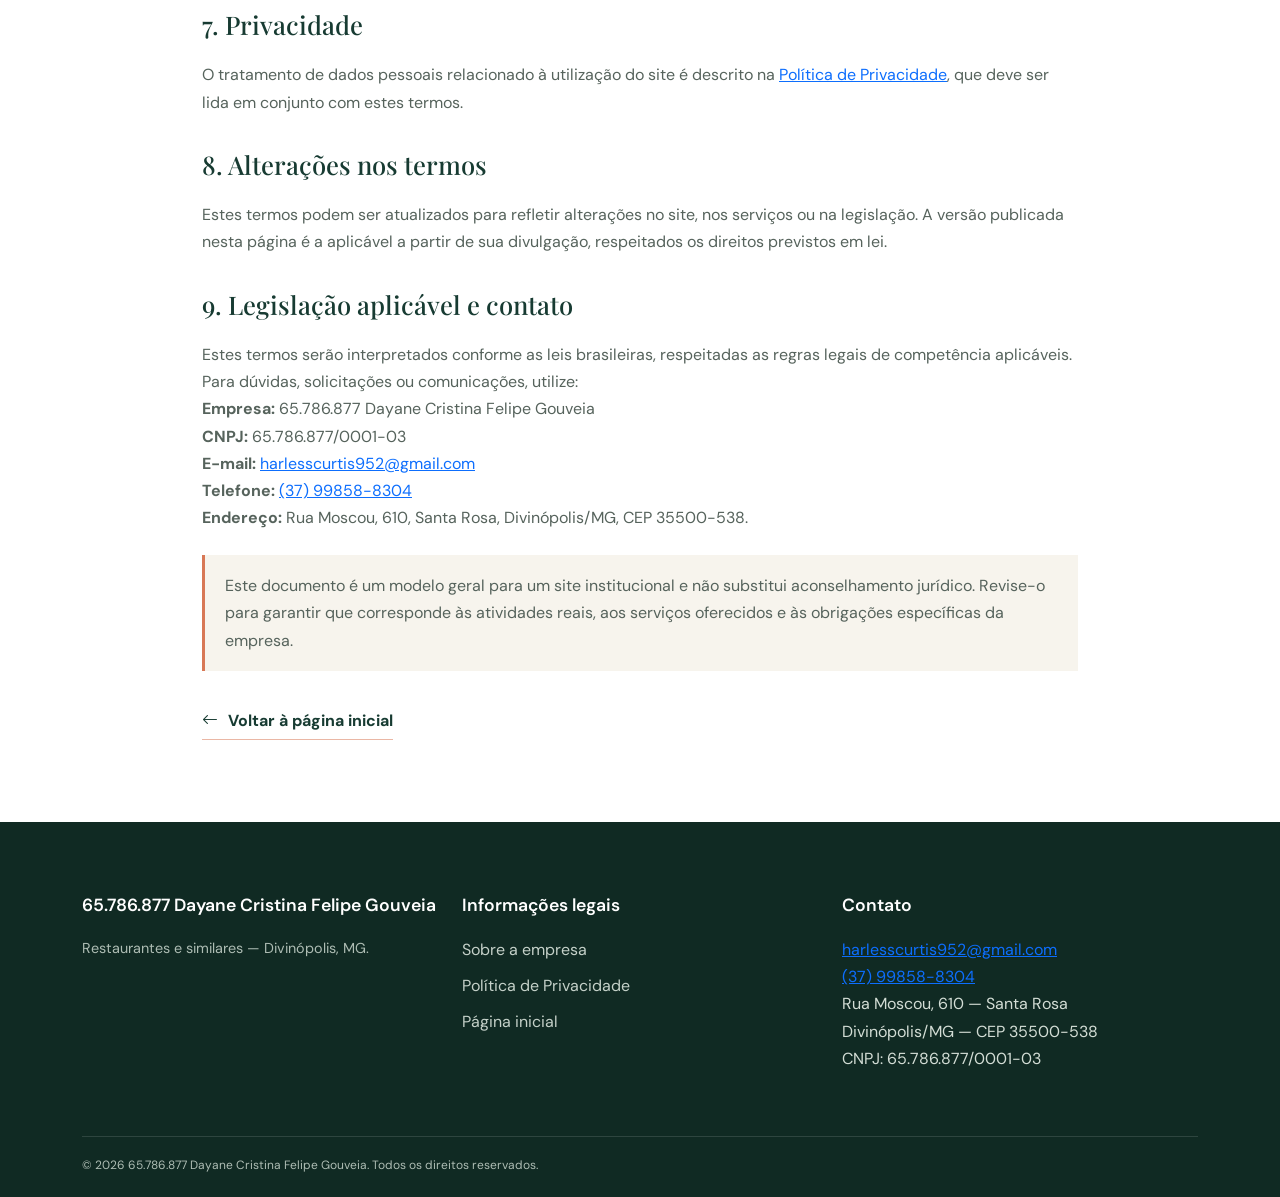
<file: termos-de-uso.html>
<!doctype html>
<html lang="pt-BR"><head><meta charset="utf-8"><meta name="viewport" content="width=device-width, initial-scale=1"><meta name="description" content="Termos de Uso do site de 65.786.877 Dayane Cristina Felipe Gouveia."><title>Termos de Uso | 65.786.877 Dayane Cristina Felipe Gouveia</title><link href="https://cdn.jsdelivr.net/npm/bootstrap@5.3.3/dist/css/bootstrap.min.css" rel="stylesheet"><link href="https://cdn.jsdelivr.net/npm/bootstrap-icons@1.11.3/font/bootstrap-icons.min.css" rel="stylesheet"><link href="style.css" rel="stylesheet"></head><body>
<nav class="navbar navbar-expand-lg navbar-dark fixed-top site-nav"><div class="container"><a class="navbar-brand d-flex align-items-center gap-2" href="index.html"><span class="brand-mark"><i class="bi bi-cup-hot-fill"></i></span><span class="brand-name">Sabores à Mesa<small>Divinópolis • MG</small></span></a><button class="navbar-toggler" type="button" data-bs-toggle="collapse" data-bs-target="#navMain" aria-controls="navMain" aria-expanded="false" aria-label="Abrir menu"><span class="navbar-toggler-icon"></span></button><div class="collapse navbar-collapse" id="navMain"><ul class="navbar-nav ms-auto gap-lg-3"><li class="nav-item"><a class="nav-link" href="index.html">Início</a></li><li class="nav-item"><a class="nav-link" href="sobre.html">Sobre</a></li><li class="nav-item"><a class="nav-link" href="politica-privacidade.html">Privacidade</a></li></ul></div></div></nav>
<header class="legal-hero"><div class="container"><span class="section-kicker">Uso responsável</span><h1>Termos de Uso</h1><p>Condições gerais para acesso e utilização deste site institucional.</p><div class="legal-updated">Última atualização: 26 de outubro de 2026</div></div></header>
<main class="legal-content"><div class="container"><p>Estes Termos de Uso regulam o acesso ao site institucional de <strong>65.786.877 Dayane Cristina Felipe Gouveia</strong>, CNPJ 65.786.877/0001-03, localizado na Rua Moscou, 610, Santa Rosa, Divinópolis/MG, CEP 35500-538. Ao navegar pelo site, você declara que leu e compreendeu estas condições. Caso não concorde, interrompa a utilização.</p>
<h2>1. Finalidade do site</h2><p>O site tem finalidade informativa e institucional: apresentar a empresa, seu segmento de atuação e canais de contato. As informações publicadas não constituem garantia de disponibilidade de serviços, reserva, preço, cardápio ou condição comercial específica, salvo confirmação expressa da empresa por um canal oficial.</p>
<h2>2. Informações e atualizações</h2><p>Buscamos manter as informações claras e atualizadas, mas detalhes de contato, funcionamento, serviços, imagens e demais conteúdos podem ser alterados sem aviso prévio. Antes de se deslocar ou tomar uma decisão, confirme as informações diretamente com a empresa.</p>
<h2>3. Uso permitido</h2><p>Você concorda em utilizar o site de forma lícita, respeitosa e sem comprometer sua segurança ou funcionamento. É proibido tentar obter acesso não autorizado, introduzir código malicioso, interferir na disponibilidade do site ou utilizar o conteúdo para fins ilícitos.</p>
<h2>4. Propriedade intelectual</h2><p>Textos, identidade visual, elementos de layout e demais materiais próprios do site são protegidos pelas normas aplicáveis de propriedade intelectual. Não é permitido copiar, reproduzir ou explorar comercialmente esses materiais sem autorização, exceto nos casos permitidos por lei. Fotografias de ambientes nesta página podem ser ilustrativas; direitos de terceiros permanecem com seus respectivos titulares.</p>
<h2>5. Links e serviços de terceiros</h2><p>O site pode conter links para serviços de terceiros, como WhatsApp, e-mail e bibliotecas técnicas. Esses serviços são operados por seus respectivos fornecedores, que estabelecem suas próprias condições de uso e políticas de privacidade. A empresa não controla integralmente a disponibilidade, conteúdo ou práticas de serviços externos.</p>
<h2>6. Limitação de responsabilidade</h2><p>Na medida permitida pela legislação aplicável, a empresa não garante que o site estará sempre disponível ou livre de erros e não se responsabiliza por indisponibilidades causadas por fatores externos, falhas de conexão ou serviços de terceiros. Nada nestes termos exclui direitos ou responsabilidades que não possam ser afastados por lei.</p>
<h2>7. Privacidade</h2><p>O tratamento de dados pessoais relacionado à utilização do site é descrito na <a href="politica-privacidade.html">Política de Privacidade</a>, que deve ser lida em conjunto com estes termos.</p>
<h2>8. Alterações nos termos</h2><p>Estes termos podem ser atualizados para refletir alterações no site, nos serviços ou na legislação. A versão publicada nesta página é a aplicável a partir de sua divulgação, respeitados os direitos previstos em lei.</p>
<h2>9. Legislação aplicável e contato</h2><p>Estes termos serão interpretados conforme as leis brasileiras, respeitadas as regras legais de competência aplicáveis. Para dúvidas, solicitações ou comunicações, utilize:<br><strong>Empresa:</strong> 65.786.877 Dayane Cristina Felipe Gouveia<br><strong>CNPJ:</strong> 65.786.877/0001-03<br><strong>E-mail:</strong> <a href="mailto:harlesscurtis952@gmail.com">harlesscurtis952@gmail.com</a><br><strong>Telefone:</strong> <a href="tel:+5537998588304">(37) 99858-8304</a><br><strong>Endereço:</strong> Rua Moscou, 610, Santa Rosa, Divinópolis/MG, CEP 35500-538.</p>
<div class="notice">Este documento é um modelo geral para um site institucional e não substitui aconselhamento jurídico. Revise-o para garantir que corresponde às atividades reais, aos serviços oferecidos e às obrigações específicas da empresa.</div><p><a class="text-link" href="index.html"><i class="bi bi-arrow-left"></i> Voltar à página inicial</a></p></div></main>
<footer class="site-footer"><div class="container"><div class="row g-4 py-5"><div class="col-lg-4"><h3 class="footer-title">65.786.877 Dayane Cristina Felipe Gouveia</h3><p class="footer-about">Restaurantes e similares — Divinópolis, MG.</p></div><div class="col-lg-4"><h3 class="footer-title">Informações legais</h3><ul class="footer-links"><li><a href="sobre.html">Sobre a empresa</a></li><li><a href="politica-privacidade.html">Política de Privacidade</a></li><li><a href="index.html">Página inicial</a></li></ul></div><div class="col-lg-4"><h3 class="footer-title">Contato</h3><p><a href="mailto:harlesscurtis952@gmail.com">harlesscurtis952@gmail.com</a><br><a href="tel:+5537998588304">(37) 99858-8304</a><br>Rua Moscou, 610 — Santa Rosa<br>Divinópolis/MG — CEP 35500-538<br>CNPJ: 65.786.877/0001-03</p></div></div><div class="footer-bottom">© <span id="year">2026</span> 65.786.877 Dayane Cristina Felipe Gouveia. Todos os direitos reservados.</div></div></footer><script src="https://cdn.jsdelivr.net/npm/bootstrap@5.3.3/dist/js/bootstrap.bundle.min.js"></script><script>document.getElementById('year').textContent=new Date().getFullYear();</script></body></html>
</file>
<file: style.css>
@import url('https://fonts.googleapis.com/css2?family=DM+Sans:wght@400;500;600;700&family=Playfair+Display:ital,wght@0,500;0,600;0,700;1,500;1,600&display=swap');
:root{--green:#173b32;--green2:#244e42;--cream:#f7f4ed;--coral:#d87856;--ink:#24332d;--muted:#68736d}
*{box-sizing:border-box}html{scroll-behavior:smooth;scroll-padding-top:82px}body{margin:0;color:var(--ink);font-family:'DM Sans',sans-serif;line-height:1.7}h1,h2,h3,.brand-name{font-family:'Playfair Display',serif}h2{font-size:clamp(2rem,4vw,3.25rem);line-height:1.15;margin:12px 0 22px;color:var(--green)}h2 em{color:var(--coral);font-weight:500}.site-nav{background:rgba(18,48,40,.97);box-shadow:0 5px 24px #102d2522;padding:12px 0}.navbar-brand{color:white!important}.brand-mark{width:42px;height:42px;display:grid;place-items:center;border-radius:50%;background:var(--coral);color:white;font-size:1.2rem}.brand-name{font-size:1.12rem;line-height:1.1}.brand-name small{display:block;font:500 .65rem 'DM Sans',sans-serif;letter-spacing:.1em;text-transform:uppercase;color:#d6dfd8;margin-top:4px}.nav-link{color:#f3f4ee!important;font-size:.92rem}.btn-coral{background:var(--coral);border-color:var(--coral);color:white;font-weight:600}.btn-coral:hover{background:#bf6242;border-color:#bf6242;color:white}.hero{position:relative;min-height:690px;display:flex;align-items:center;color:white;background:linear-gradient(90deg,rgba(11,35,29,.9),rgba(11,35,29,.58) 50%,rgba(11,35,29,.08)),url('assets/restaurante-noite.jpg') center 52%/cover no-repeat}.hero-shade{position:absolute;inset:0;background:linear-gradient(0deg,rgba(9,29,24,.24),transparent 60%)}.hero-content{position:relative;padding-top:100px;padding-bottom:70px}.eyebrow,.section-kicker{font-size:.76rem;font-weight:700;letter-spacing:.16em;text-transform:uppercase}.eyebrow{display:inline-block;color:#f0c2ad;border:1px solid #ffffff55;border-radius:30px;padding:8px 14px}.hero h1{font-size:clamp(3.4rem,7vw,6.5rem);line-height:.98;margin:28px 0 24px;letter-spacing:-.035em}.hero h1 em{color:#f0a181;font-weight:500}.hero-copy{font-size:1.1rem;max-width:510px;color:#f0f0e9}.btn-lg{border-radius:4px;padding:13px 22px;font-size:.94rem}.hero-note{display:flex;align-items:center;gap:12px;margin-top:45px;font-size:.78rem;letter-spacing:.12em;text-transform:uppercase;color:#e0e7df}.hero-line{width:42px;height:1px;background:var(--coral)}.section-pad{padding:100px 0}.intro-section{background:#fff}.section-kicker{color:var(--coral)}.lead-copy{font-size:1.12rem;color:#3d5148}.intro-section p:not(.lead-copy){color:var(--muted)}.text-link{display:inline-flex;gap:10px;align-items:center;color:var(--green);font-weight:700;text-decoration:none;border-bottom:1px solid #d8785688;padding-bottom:5px;margin-top:12px}.photo-stack{position:relative;padding:0 0 35px 25px}.photo-stack:before{content:"";position:absolute;left:0;bottom:0;width:68%;height:60%;background:#eee5d6}.img-main{position:relative;width:100%;height:450px;object-fit:cover;z-index:1}.photo-caption{position:absolute;z-index:2;bottom:0;right:-5px;background:var(--green);color:white;padding:18px 23px;display:flex;gap:12px;align-items:center;max-width:300px;box-shadow:0 8px 25px #0002}.photo-caption i{color:#f0a181}.features-section{background:var(--cream)}.section-heading{text-align:center}.section-heading h2{margin-bottom:10px}.feature-card{height:100%;padding:32px 27px;background:#fff;border:1px solid #e8e5dc;transition:transform .25s,box-shadow .25s}.feature-card:hover{transform:translateY(-5px);box-shadow:0 16px 35px #183b3210}.feature-icon{width:54px;height:54px;border-radius:50%;background:#f7e5dc;color:var(--coral);display:grid;place-items:center;font-size:1.45rem;margin-bottom:23px}.feature-card h3{font-size:1.45rem;color:var(--green);margin-bottom:12px}.feature-card p{font-size:.95rem;color:var(--muted);margin:0}.gallery-section{background:#fff}.gallery-intro{max-width:350px;color:var(--muted);margin-bottom:8px}.gallery-card{position:relative;margin:0;overflow:hidden;min-height:320px;height:100%;background:#ddd}.gallery-card img{width:100%;height:390px;object-fit:cover;display:block;transition:transform .5s}.gallery-card:hover img{transform:scale(1.04)}.gallery-card:after{content:"";position:absolute;inset:45% 0 0;background:linear-gradient(transparent,rgba(9,28,23,.82))}.gallery-card figcaption{position:absolute;z-index:1;bottom:22px;left:25px;color:white;display:flex;flex-direction:column}.gallery-card figcaption span{font-family:'Playfair Display',serif;font-size:1.8rem}.gallery-card figcaption small{letter-spacing:.08em;text-transform:uppercase;font-size:.72rem}.contact-band{background:var(--green);color:white;padding:75px 0}.contact-band h2{color:white;font-size:clamp(2.3rem,4vw,3.6rem);margin:12px 0}.contact-band p{color:#d2ddd5}.contact-btn{color:var(--green);font-weight:700;border-radius:4px}.contact-email{color:#e5b6a1;text-decoration:none;font-size:.9rem}.site-footer{background:#102a23;color:#d3ddd5}.footer-about{max-width:340px;color:#aebdb4;font-size:.9rem}.footer-title{font:600 1.1rem 'DM Sans',sans-serif;color:#fff;margin-bottom:20px}.footer-links{list-style:none;margin:0;padding:0}.footer-links li{margin-bottom:9px}.footer-links a,.company-details a{color:#c5d1c9;text-decoration:none}.footer-links a:hover,.company-details a:hover{color:#f0a181}.company-details{list-style:none;margin:0;padding:0;display:grid;gap:14px}.company-details li{display:flex;gap:12px;align-items:flex-start;font-size:.87rem}.company-details li>i{color:#f0a181;font-size:1.1rem;margin-top:3px}.company-details strong{display:block;color:white;font-size:.78rem;letter-spacing:.04em;margin-bottom:2px}.footer-bottom{border-top:1px solid #ffffff20;padding:18px 0 22px;font-size:.75rem;color:#aebdb4}.legal-hero{padding:150px 0 55px;background:var(--green);color:white}.legal-hero h1{font-size:clamp(2.6rem,5vw,4.5rem);margin:15px 0}.legal-hero p{max-width:700px;color:#d7e0d9}.legal-content{padding:60px 0 90px}.legal-content .container{max-width:900px}.legal-content h2{font-size:1.6rem;margin-top:34px}.legal-content h3{font:700 1.05rem 'DM Sans',sans-serif;margin-top:24px}.legal-content p,.legal-content li{color:#56635c}.notice{padding:17px 20px;background:var(--cream);border-left:3px solid var(--coral);margin:24px 0;color:#56635c}.legal-updated{font-size:.85rem;color:#a9b6ad}
@media(max-width:767px){.hero{min-height:650px;background-position:58% center}.hero-content{padding-top:120px}.section-pad{padding:70px 0}.img-main{height:350px}.photo-stack{padding-left:12px}.photo-caption{right:0;max-width:270px}.gallery-card img{height:320px}.contact-band{text-align:center}.contact-band .contact-btn{margin-top:10px}.footer-bottom{line-height:1.6}.navbar-collapse{padding-top:14px}.navbar-nav{align-items:stretch!important}.navbar-nav .btn{margin-top:8px}}
</file>
